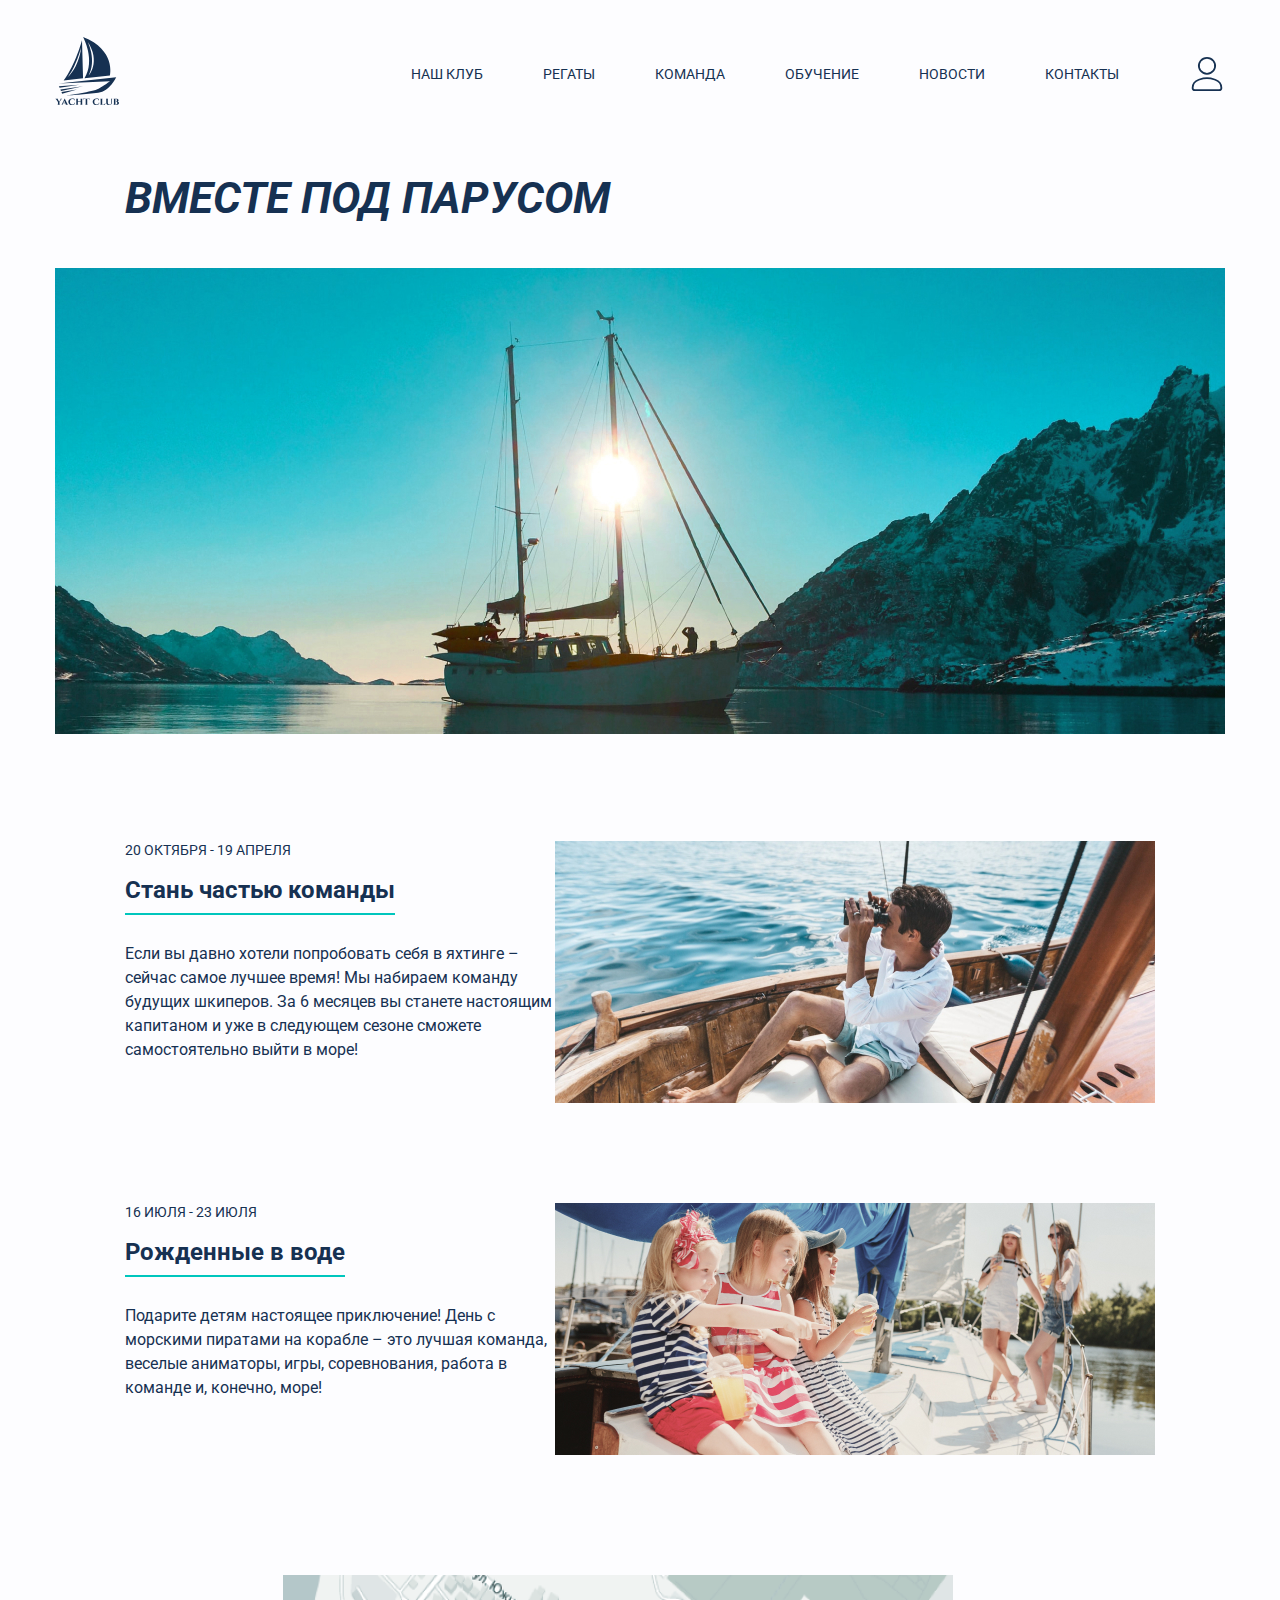
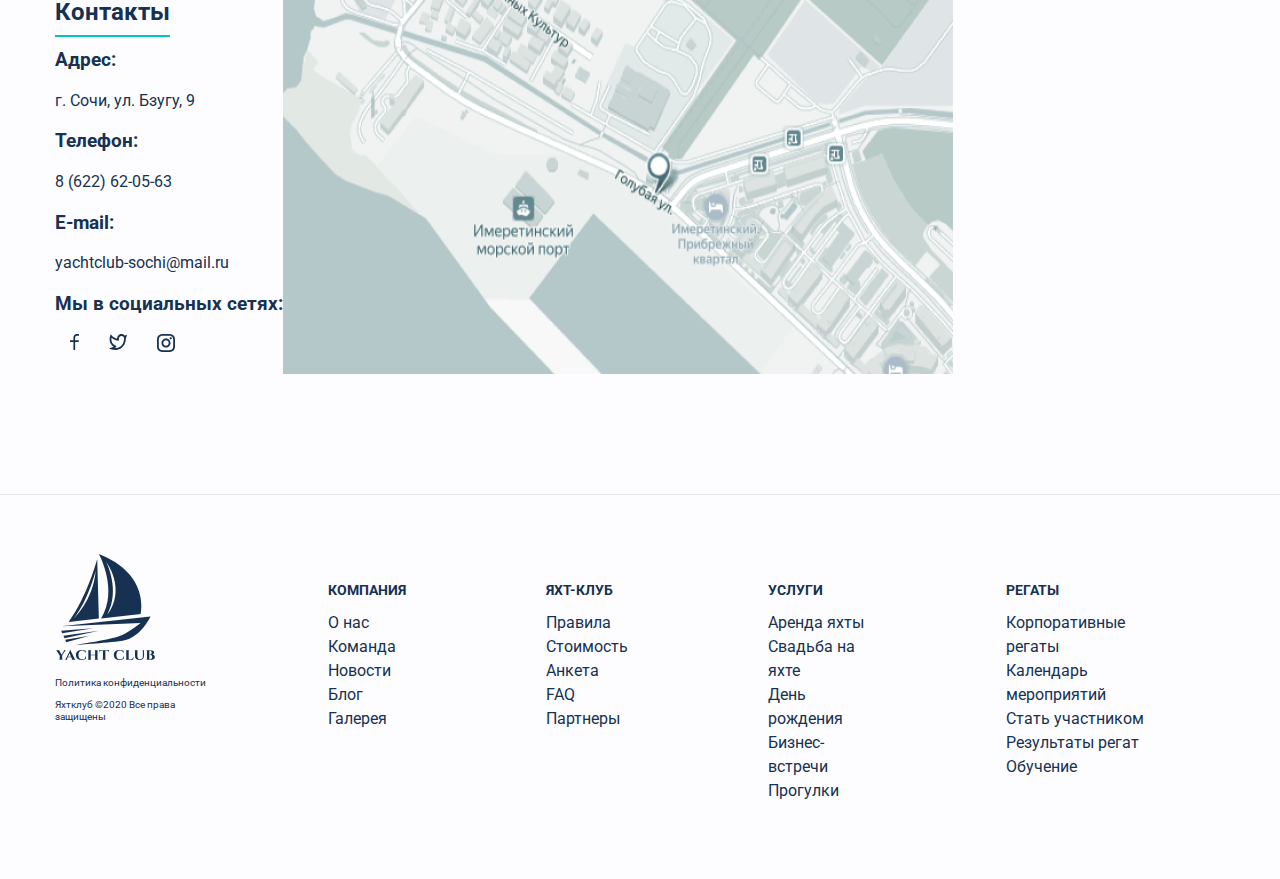
<file: index.html>
<!DOCTYPE html>
<html lang="ru">
<head>
    <meta charset="UTF-8">
    <title>Document</title>
    <link href="css/style.css" rel="stylesheet">
    <link rel="preconnect" href="https://fonts.googleapis.com">
    <link rel="preconnect" href="https://fonts.gstatic.com" crossorigin>
    <link href="https://fonts.googleapis.com/css2?family=Roboto:ital,wght@0,400;0,700;1,400&display=swap" rel="stylesheet">
</head>
<body>
    <header class="flex align-center">
        <a href="#"><img src="img/logotype.svg" width="64" height="68" alt="Логотип яхт-клуба"></a>
        <div class="align-center align-right flex">
            <nav>
                <ul class = "header-list flex">
                    <li class="header-list-item">
                        <a href="#">Наш клуб</a>
                    </li>
                    <li class="header-list-item">
                        <a href="#">Регаты</a>
                    </li>
                    <li class="header-list-item">
                        <a href="#">Команда</a>
                    </li>
                    <li class="header-list-item">
                        <a href="#">Обучение</a>
                    </li>
                    <li class="header-list-item">
                        <a href="#">Новости</a>
                    </li>
                    <li class="header-list-item">
                        <a href="#">Контакты</a>     
                    </li>
                </ul>
            </nav>
            <img class="user-image" src="img/user.svg" width="36" height="36" alt="Фото профиля">
        </div>
    </header>


    <main>
        <section class="hero">
            <h1 class="closer-to-center">Вместе под парусом</h1>
            <img src="img/photo_hero_main.jpg" width="100%" height="auto" alt="Яхта в море">
        </section>

        <section class="flex closer-to-center">
            <div>
                <p class="dates"><time>20 октября</time> - <time>19 апреля</time></p>
                <h2>Стань частью команды</h2>
                <p>Если вы давно хотели попробовать себя в яхтинге – сейчас самое лучшее время! Мы набираем команду будущих шкиперов. За 6 месяцев вы станете настоящим капитаном и уже в следующем сезоне сможете самостоятельно выйти в море!</p>
            </div>
            <img src="img/photo_crew.jpg" alt="Член команды">
        </section>

        <section class="flex closer-to-center">
            <div>
                <p class="dates"><time>16 июля</time> - <time>23 июля</time></p>
                <h2>Рожденные в воде</h2>
                <p>Подарите детям настоящее приключение! День с морскими пиратами на корабле – это лучшая команда, веселые аниматоры, игры, соревнования, работа в команде и, конечно, море!</p>
            </div>
            <img src="img/photo_kids.jpg" alt="Дети на яхте">
        </section>

        <section class="flex contacts">
            <div>
            <h2>Контакты</h2>
                <address>
                    <ul class="contacts-list">
                        <li>
                            <h3>Адрес:</h3>
                            <p>г. Сочи, ул. Бзугу, 9</p>
                        </li>
                        <li>
                            <h3>Телефон:</h3>
                            <p><a href="tel:8622620563">8 (622) 62-05-63</a></p>
                        </li>
                        <li>
                            <h3>E-mail:</h3>
                            <p><a href="#">yachtclub-sochi@mail.ru</a></p>
                        </li>
                        <li>
                            <h3>Мы в социальных сетях:</h3>
                            <ul class="flex contacts-list">
                                <li>
                                    <a href="#" class="contacts-images">
                                        <img src="img/facebook.svg" alt="Facebook">
                                    </a>
                                </li>
                                <li>
                                    <a href="#" class="contacts-images">
                                        <img src="img/twitter.svg" alt="Twitter">
                                    </a>
                                </li>
                                <li>
                                    <a href="#" class="contacts-images">
                                        <img src="img/instagram.svg" alt="Instagram">
                                    </a>
                                </li>
                            </ul>
                        </li>
                    </ul>
                </address>
            </div>
            <img src="img/map.png" alt="Адрес на карте">
        </section>
    </main>
    <footer class="flex">
        <div>
            <a href="#"><img src="img/logotype.svg" width="100" height="106" alt="Логотип яхт-клуба"></a>
            <p class="confident"><a href="#">Политика конфиденциальности</a></p>
            <p class="confident">Яхтклуб ©2020 Все права защищены</p>
        </div>

        <ul class="flex footer-list">
            <li class="footer-list-block">
                <h2 class="footer-list-header">Компания</h2>
                <ul class="footer-list-deep">
                    <li><a href="#">О нас</a></li>
                    <li><a href="#">Команда</a></li>
                    <li><a href="#">Новости</a></li>
                    <li><a href="#">Блог</a></li>
                    <li><a href="#">Галерея</a></li>
                </ul>
            </li>
            <li class="footer-list-block">
                <h2 class="footer-list-header">Яхт-клуб</h2>
                <ul class="footer-list-deep">
                    <li><a href="#">Правила</a></li>
                    <li><a href="#">Стоимость</a></li>
                    <li><a href="#">Анкета</a></li>
                    <li><a href="#">FAQ</a></li>
                    <li><a href="#">Партнеры</a></li>
                </ul>
            </li>
            <li class="footer-list-block">
                <h2 class="footer-list-header">Услуги</h2>
                <ul class="footer-list-deep">
                    <li><a href="#">Аренда яхты</a></li>
                    <li><a href="#">Свадьба на яхте</a></li>
                    <li><a href="#">День рождения</a></li>
                    <li><a href="#">Бизнес-встречи</a></li>
                    <li><a href="#">Прогулки</a></li>
                </ul>
            </li>
            <li class="footer-list-block">
                <h2 class="footer-list-header">Регаты</h2>
                <ul class="footer-list-deep">
                    <li><a href="#">Корпоративные регаты</a></li>
                    <li><a href="#">Календарь мероприятий</a></li>
                    <li><a href="#">Стать участником</a></li>
                    <li><a href="#">Результаты регат</a></li>
                    <li><a href="#">Обучение</a></li>
                </ul>
            </li>
        </ul>
    </footer>
</body>
</html>
</file>
<file: css/style.css>
body{
    font-family: "Roboto", sans-serif;
    font-size: 16px;
    line-height: 24px;
    font-weight: 400;
    color: #163152;
    padding-left: 55px;
    padding-right: 55px;
    padding-top: 20px;
    margin: 0;
    background-color: #FDFDFF;
}

header {
    height: 108px;
}

ul {
    list-style-type: none;
}

a{
    text-decoration: none;
    color: #163152;
}

h2, h3 {
    font-weight: 700;
}

h1 {
    font-style: italic;
    font-size: 44px;
    line-height: 60px;
    text-transform: uppercase;
    padding-top: 40px;
    padding-bottom: 40px;
    margin: 0;
}

h2 {
    font-size: 24px;
    line-height: 34px;
    text-decoration: underline;
    text-decoration-color: #00C6BD;
    text-decoration-thickness: 2px;
    text-underline-offset: 15px;
}

.flex {
    display: flex;
}

.align-right {
    margin-left: auto;
}

.align-center {
    align-items: center;
}

.closer-to-center {
    padding-left: 70px;
    padding-right: 70px;
}

.header-list {
    align-items: center;
    margin-right: 40px;
}

.header-list-item, .dates {
    font-size: 14px;
    line-height: 18px;
    text-transform: uppercase;
}

.dates {
    margin-top: 0;
}

.dates + h2 {
    margin-top: 10px;
    margin-bottom: 35px;
}

.header-list-item {
    margin: 30px;
}

.contacts-list {
    font-style: normal;
    font-size: 16px;
    line-height: 22px;
}

.hero {
    margin: 0;
}

.hero + section {
    margin-top: 120px;
}

section.closer-to-center {
    margin-top: 100px;
}

.contacts {
    margin-top: 120px;
}

.contacts-images {
    margin: 15px;
}

.confident {
    font-size: 10px;
    line-height: 12px;
}

footer::before {
    content: ""; /* Необходимо для создания псевдоэлемента */
    position: absolute;
    top: 0; /* Располагаем на верху footer */
    left: -55px; /* Смещаем на величину отступа footer влево */
    width: 100vw; /* Ширина на всю ширину вьюпорта */
    height: 1px; /* Высота границы */
    background-color: #1631521A; /* Цвет границы */
    
}

footer {
    position: relative;
    margin-top: 120px;
    margin-bottom: 60px;
    padding-top: 60px;
    padding-bottom: 0;
}

.footer-list-block {
    padding-left: 70px;
    padding-right: 70px;
}

.footer-list-header{
    text-decoration: none;
    font-size: 14px;
    line-height: 18px;
    text-transform: uppercase;
}

.footer-list-deep, .contacts-list {
    padding-left: 0px;
}
</file>
